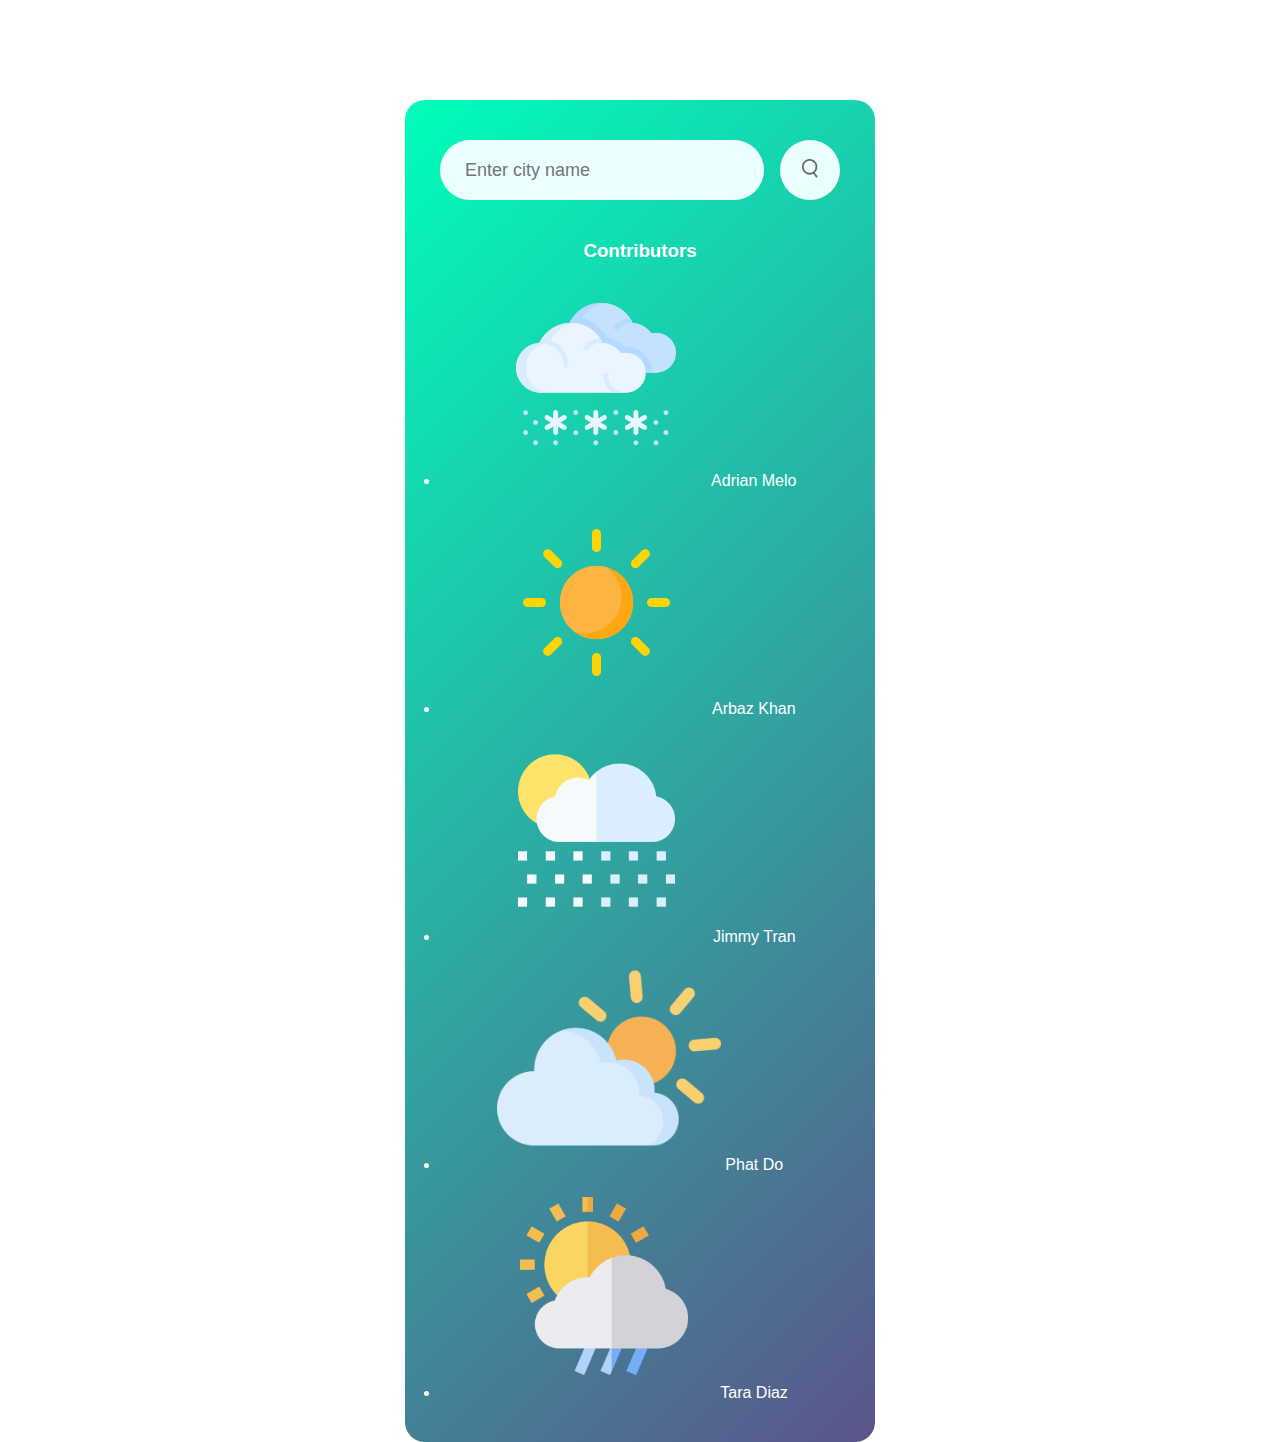
<file: index.html>
<!DOCTYPE html>
<html>
<head>
    <meta name="viewport" content="width=device-width, initial-scale=1.0">
    <title>Weatha App</title>
    <link rel="icon" type="images/x-icon" href = "images/Image2.ico" >
    <link rel="stylesheet" href="style.css">
</head>
<body>
<div class="card">
    
    <!-- Search section for city input -->
    <div class="search">
        <input type="text" placeholder="Enter city name" spellcheck="false">
        <button><img src="images/search.png"></button>
    </div>
    
    <!-- Error message section, hidden by default -->
    <div class="error">
        <p>Invalid city name</p>
    </div>

    <div id="forecast" class="forecast-container">
    <!-- Forecast cards will be generated here -->
    </div>

    <!-- Contributors section with links -->
    <div class="Contributor-cards">
        <h3>Contributors</h3>
        <ul class="contributors-list">
            <li><img src="images/snow.png" alt="Snow Icon"><a href="http://git-adrianM.github.io/PersonalWeb" target="_blank"> Adrian Melo</a></li>
            <li><img src="images/clear.png" alt="Clear Icon"><a href="http://akhan3.w3spaces.com" target="_blank"> Arbaz Khan</a></li>
            <li><img src="images/rain.png" alt="Rain Icon"><a href="http://jimmytrandev-d4ef2.web.app" target="_blank"> Jimmy Tran</a></li>
            <li><img src="images/mist.png" alt="Mist Icon"><a href="Phat.html" target="_self"> Phat Do</a></li>
            <li><img src="images/drizzle.png" alt="Drizzle Icon"><a href="Tara.html" target="_self"> Tara Diaz</a></li>
        </ul>
    </div>

</div>

<script>

    // API keys and base URL for the weather service
    const apiKey = "ba4d9761ebf97ef9db83a416a2691ec8"; 
    const apiUrl = "https://api.openweathermap.org/data/2.5/forecast?q=";

    const searchBox = document.querySelector(".search input");
    const searchBtn = document.querySelector(".search button");

    async function checkWeather(city) {
        const response = await fetch(apiUrl + city + "&appid=" + apiKey);

        if (response.status == 404) {
            document.querySelector(".error").style.display = "block";
            document.querySelector("#forecast").style.display = "none";
        } else {
            const data = await response.json();
            displayForecast(data.list);
            document.querySelector(".error").style.display = "none";
        }
    }

    // Function to display weather forecast data
    function displayForecast(forecastData) {
        const forecastContainer = document.getElementById('forecast');
        forecastContainer.innerHTML = ''; 

        for(let i = 0; i < forecastData.length; i += 8) {
            const day = forecastData[i];
            const date = new Date(day.dt * 1000); 
            const card = document.createElement('div');
            card.className = 'forecast-card';
            card.innerHTML = `
                <h3>${date.toDateString()}</h3>
                <img src="images/${getWeatherIcon(day.weather[0].main)}.png" class="weather-icon" alt="${day.weather[0].main}">
                <h2>${Math.round(day.main.temp * 9/5 - 459.67)}°F</h2>
                <p>Humidity: ${day.main.humidity}%</p>
                <p>Wind: ${day.wind.speed} km/h</p>
            `;
            forecastContainer.appendChild(card);
        }
    }

    // Function to map weather conditions to icon filenames
    function getWeatherIcon(weatherMain) {
        const weatherIcons = {
            'Clouds': 'clouds',
            'Clear': 'clear',
            'Rain': 'rain',
            'Drizzle': 'drizzle',
            'Mist': 'mist'
            // Add more conditions and icons as needed
        };
        return weatherIcons[weatherMain] || 'default';
    }

    // Event listener for the search button
    searchBtn.addEventListener("click", () => {
        checkWeather(searchBox.value);
    });

</script>
</body>
</html>
</file>
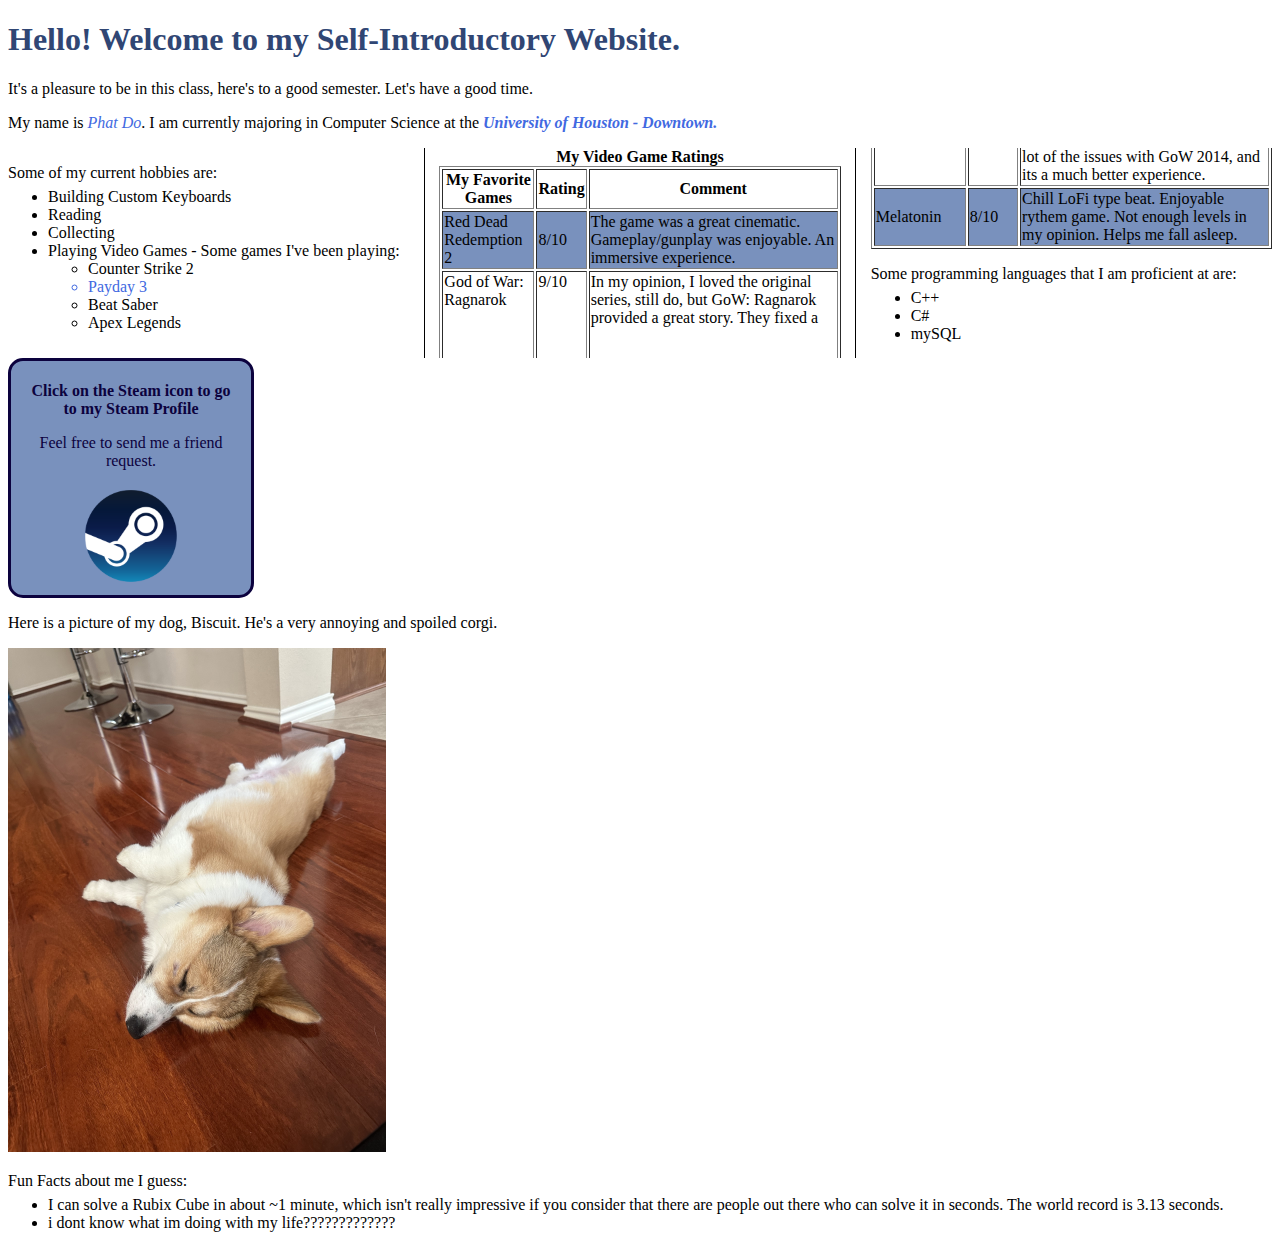
<file: Phat.html>
<!DOCTYPE html>

<html>
	<head>
		<meta charset = "utf-8">
		<title>Phat Do Introduction Website</title>
		
		<style type = "text/css">
			.rounded {
				color: #0C023E;
				border: 3px solid #0C023E;
				background: #7991BD;
				padding: 5px 20px;
				width: 200px;
				text-align: center;
				border-radius: 15px;
			}
			.multicolumns {
				-webkit-column-count: 2; 
				-moz-column-count: 2; 
				-o-column-count: 2;
				column-count: 3;
				-webkit-column-gap: 30px;
				-moz-column-gap: 30px; 
				-o-column-gap: 30px; 
				column-gap: 30px;
				-webkit-column-rule: 1px outset black; 
				-moz-column-rule: 1px outset black; 
				-o-column-rule: 1px outset black; 
				column-rule: 1px outset black;
				height: 210px;
			}
			@keyframes rotate360 {
				from {
					transform: rotate(0deg);
				}
				to {
					transform: rotate(360deg);
				}
			}
			.rotating-image {
				animation: rotate360 2s linear infinite;
			}
		</style>
	</head>

	<body>
		<h1 style="color: #304674;">Hello! Welcome to my Self-Introductory Website.</h1>
		<p>It's a pleasure to be in this class, here's to a good semester. Let's have a good time.</p>
		<p>My name is <em><span style="color: #4169E1;">Phat Do</span></em>. I am currently majoring in Computer Science at the <span style="color: #4169E1;"><em><strong>University of Houston - Downtown.</strong></em></span></p>
		
		<div class = multicolumns>
			<p>Some of my current hobbies are:
				<ul style="margin-top:-10px;">
					<li>Building Custom Keyboards</li>
					<li>Reading</li>
					<li>Collecting</li>
					<li>Playing Video Games - Some games I've been playing:</li>
							<ul>
								<li>Counter Strike 2</li>
								<li style="color: #4169E1">Payday 3</li>
								<li>Beat Saber</li>
								<li>Apex Legends</li>
							</ul>
				</ul>
			</p>
			<p>
				<table border = "1">
					<caption><strong>My Video Game Ratings</strong></caption>
					<thead>
						<tr>
							<th>My Favorite Games</th>
							<th>Rating</th>
							<th>Comment</th>
						</tr>
					</thead>
					<tbody>
						<tr style="background-color: #7991BD">
							<td>Red Dead Redemption 2</td>
							<td>8/10</td>
							<td>The game was a great cinematic. Gameplay/gunplay was enjoyable. An immersive experience.
						</tr>
						<tr>
							<td>God of War: Ragnarok</td>
							<td>9/10</td>
							<td>In my opinion, I loved the original series, still do, but GoW: Ragnarok provided a great story. They fixed a lot of the issues with GoW 2014, and its a much better experience.</td>
						</tr>
						<tr style="background-color: #7991BD">
							<td>Melatonin</td>
							<td>8/10</td>
							<td>Chill LoFi type beat. Enjoyable rythem game. Not enough levels in my opinion. Helps me fall asleep.</td>
						</tr>
				</table>
			</p>
			<p>Some programming languages that I am proficient at are:
				<ul style="margin-top:-10px;">
					<li>C++</li>
					<li>C#</li>
					<li>mySQL</li>
					<li>Python</li>
						<ul>
							<li>Currently working on a personal project to make a Discord Bot for me and my friends.</li>
						</ul>	
				</ul>
				<p>I'm hoping that I'll become adept with all the languages being taught in this class. By the end of the semester, I'm expecting myself to be good enough to make a single, condensed website for rating Movies, TV Shows, Music, Video Games, etc.</p>
			</p>
		</div>

		<div class = rounded>
			<p><strong>Click on the Steam icon to go to my Steam Profile</strong></p>
			<p>Feel free to send me a friend request.</p>
				<a href="https://steamcommunity.com/profiles/76561198394920551/">
				<img src="steam-logo-transparent.png" class ="rotating-image">
				</a>
		</div>	
			
		<p>Here is a picture of my dog, Biscuit.
		He's a very annoying and spoiled corgi.</p>
		
		<img src="biscuit.png">
		
		<p>Fun Facts about me I guess:
			<ul style="margin-top:-10px;">
				<li> I can solve a Rubix Cube in about ~1 minute, which isn't really impressive if you consider that there are people out there who can solve it in seconds. The world record is 3.13 seconds.</li>
				<li> i dont know what im doing with my life?????????????</li>
			</ul>
		</p>
	</body>
</html>
</file>
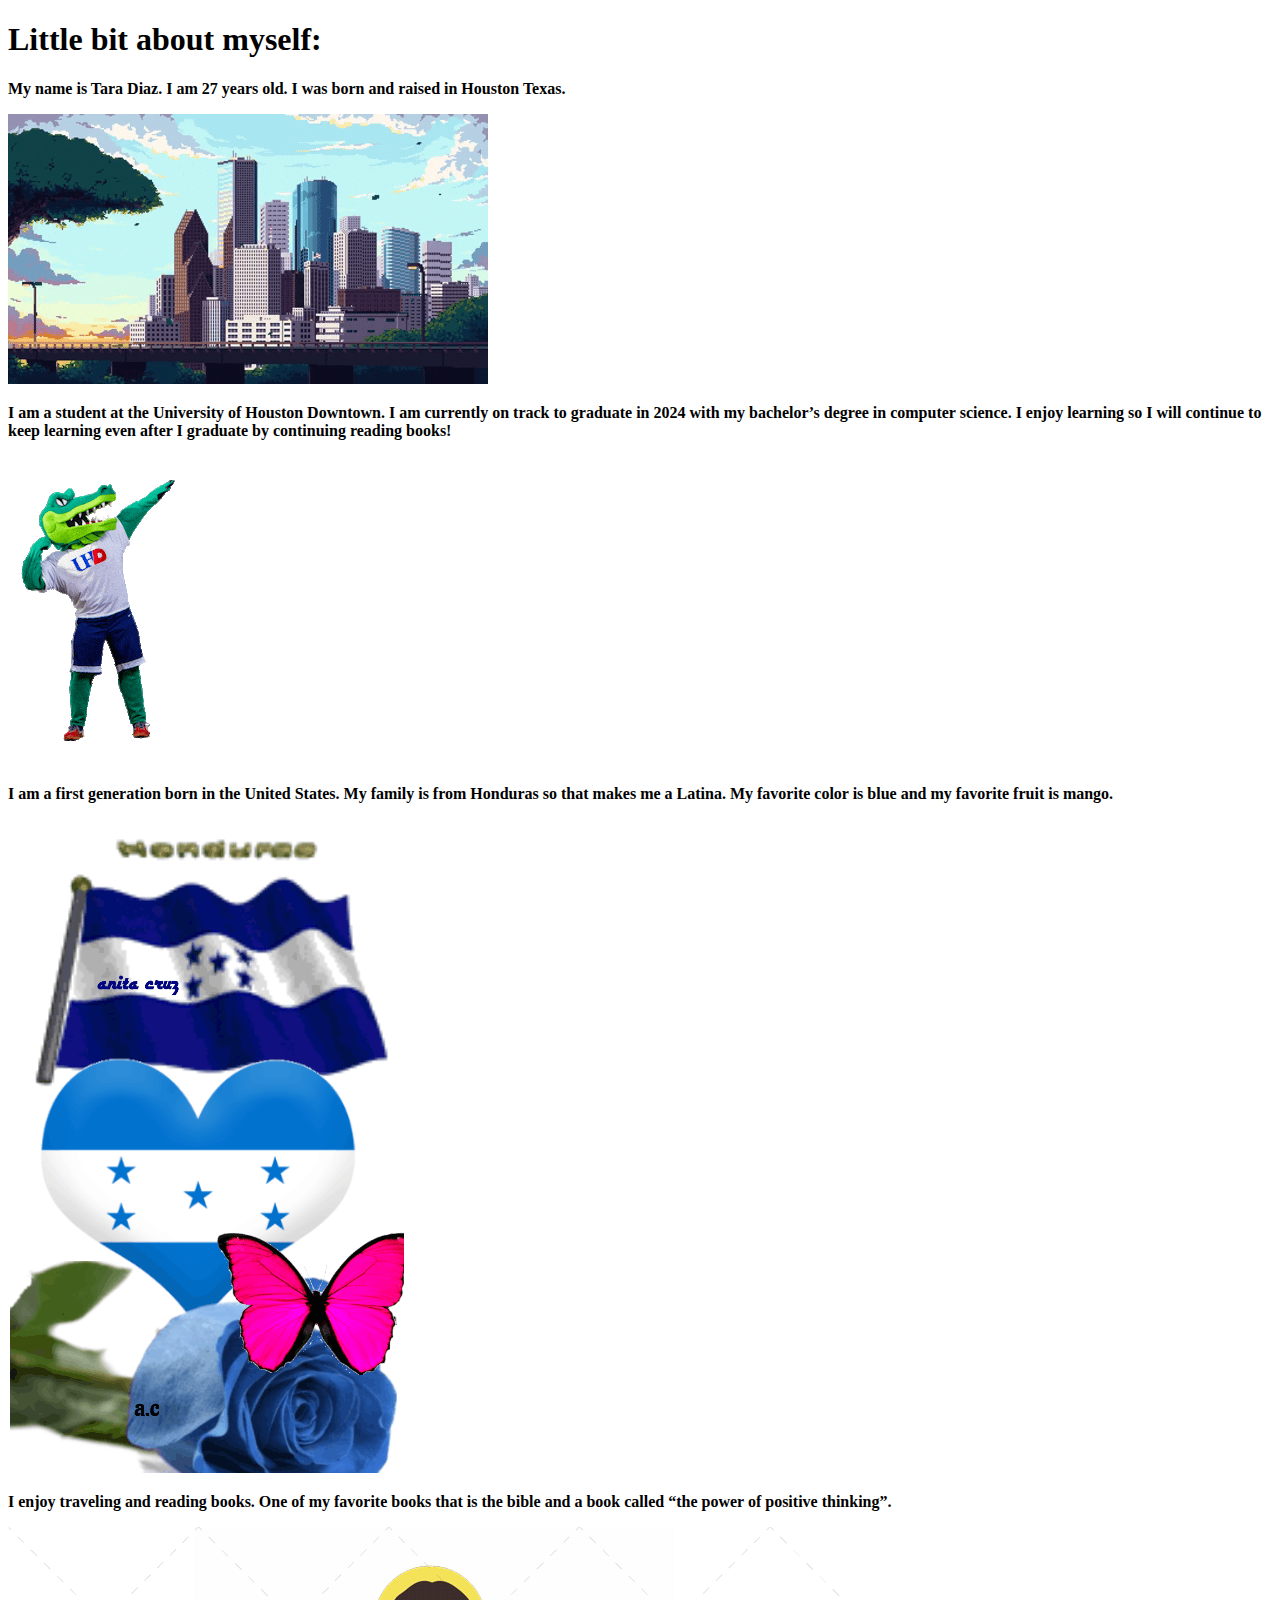
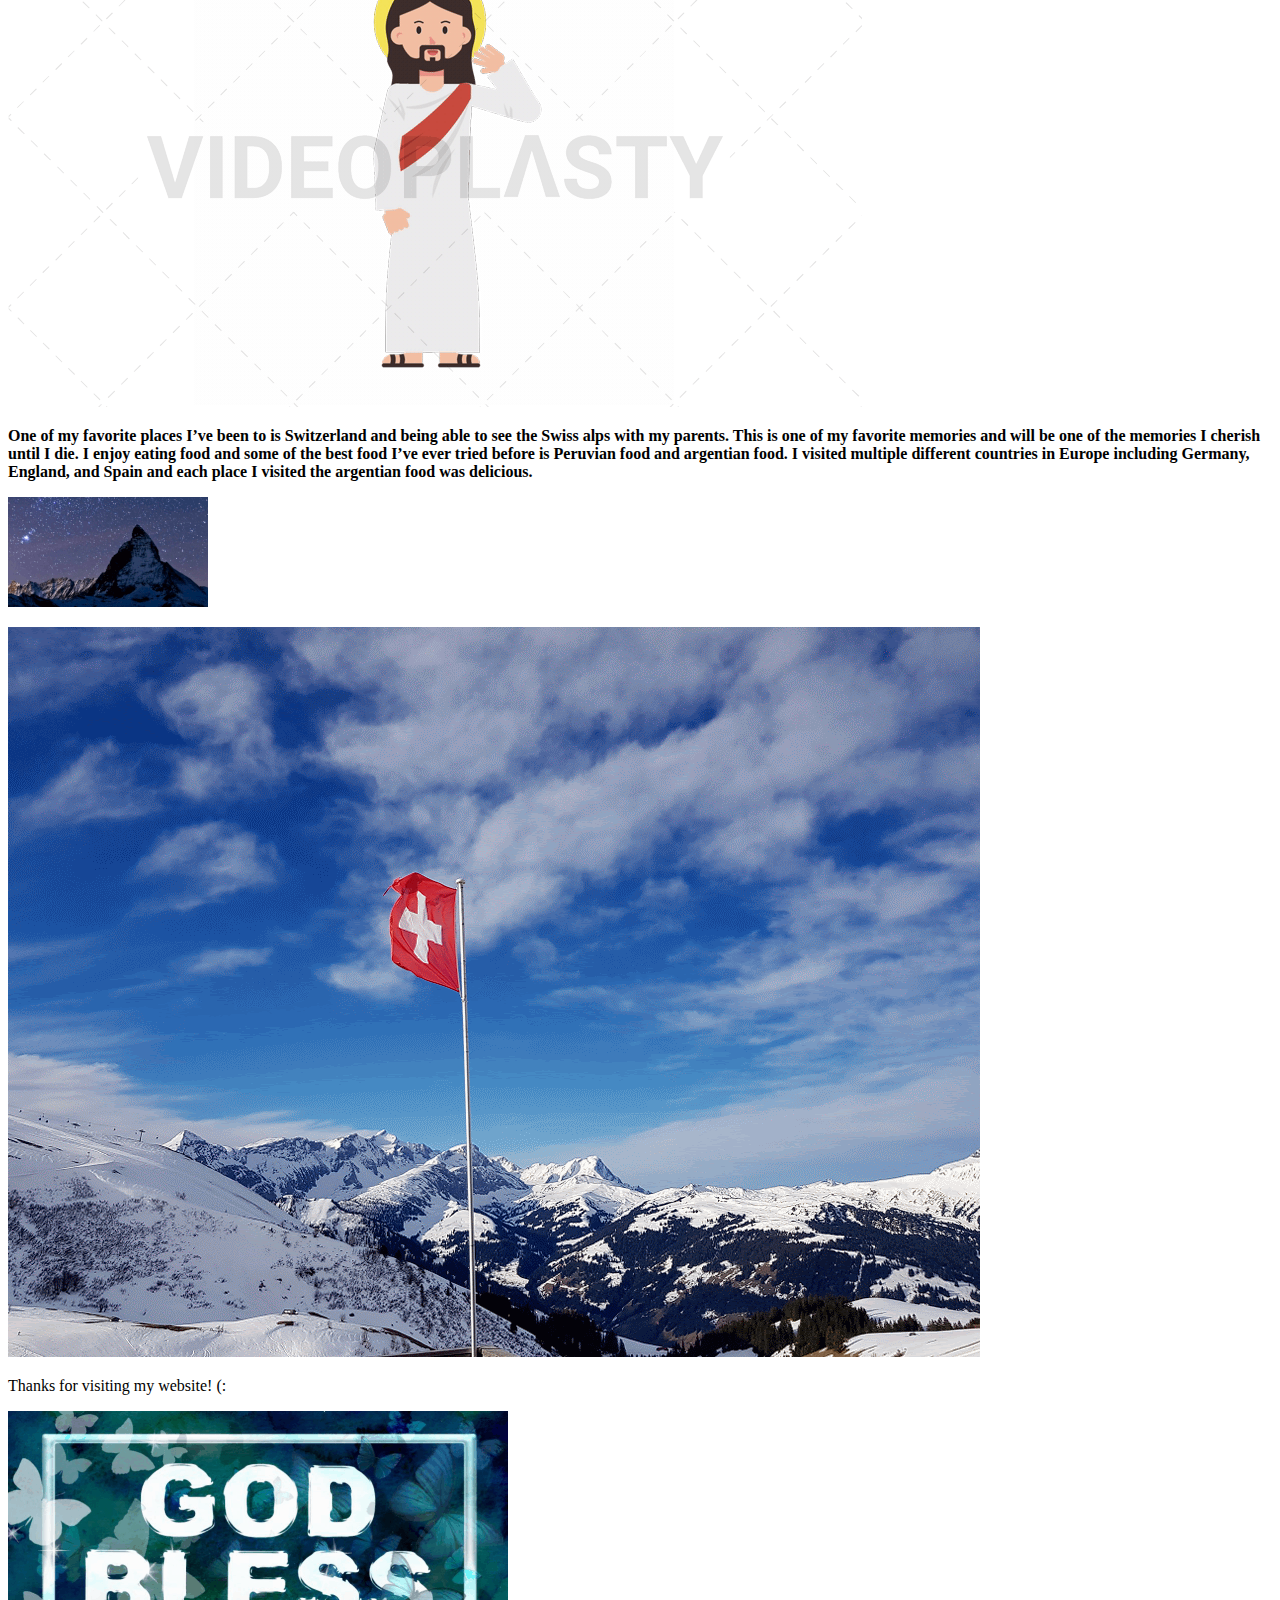
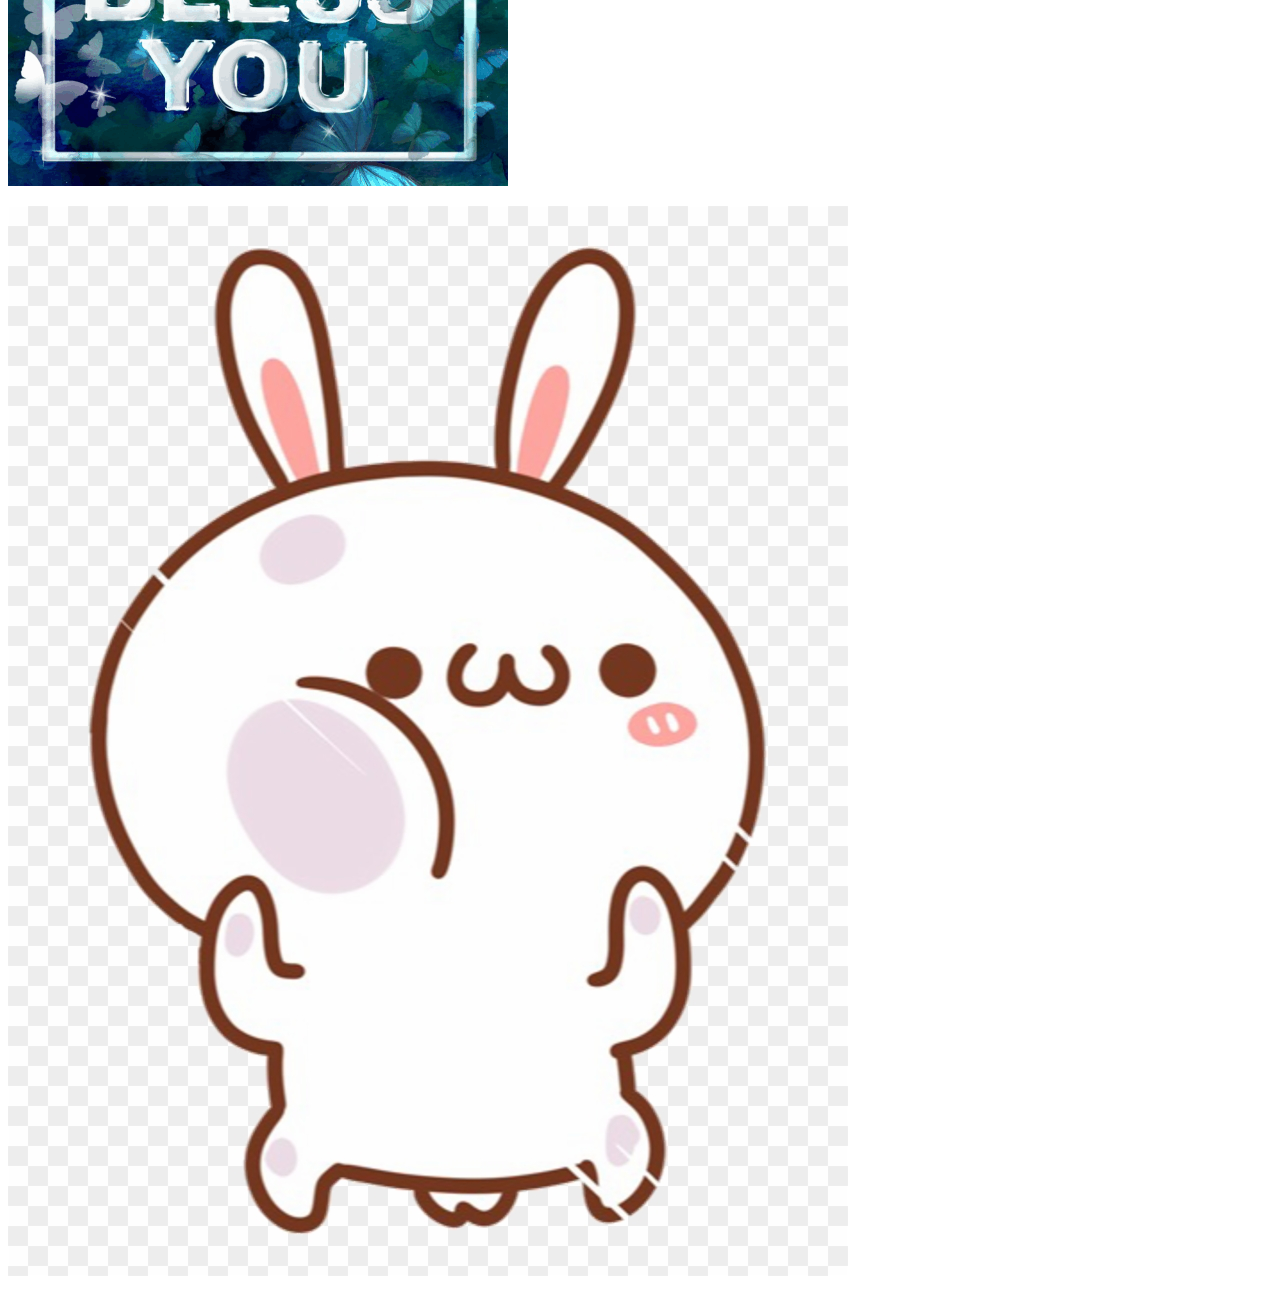
<file: Tara.html>
<!DOCTYPE html>

<!-- Fig. 2.3: links.html -->
<!-- Linking to other web pages. -->
<html>
   <head>
      <meta charset = "utf-8">
      <title>Links</title>
   </head>

   <body>
      <h1>Little bit about myself:</h1>
      <p><strong> My name is Tara Diaz. I am 27 years old. I was born and raised in Houston Texas. 

<p> <img src="houston.gif">     </p>

I am a student at the University of Houston Downtown. I am currently on track to graduate in 2024 with my bachelor’s degree 
                  in computer science. I enjoy learning so I will continue to keep learning even after I graduate by continuing reading books!

<p> <img src="gator.gif">     </p>

	          I am a first generation born in the United States. My family is from Honduras so that makes me a Latina.
		  My favorite color is blue and my favorite fruit is mango. 

<p> <img src="honduras.gif">     </p>

		  I enjoy traveling and reading books. One of my favorite books that is the bible and a book called “the power of positive thinking”. 

<p> <img src="jesus.gif">     </p>

		  One of my favorite places I’ve been to is Switzerland and being able to see the Swiss alps with my parents. 
                  This is one of my favorite memories and will be one of the memories I cherish until I die. 
                  I enjoy eating food and some of the best food I’ve ever tried before is Peruvian food and argentian food. 
                  I visited multiple different countries in Europe including Germany, England, and Spain and each place 
                  I visited the argentian food was delicious. </strong></p>

 <p> <img src="swissalps.gif">     </p>
<p> <img src="swiss.gif">     </p>
 
		Thanks for visiting my website! (: </strong></p>

<p> <img src="godblessyou.gif">     </p>

      <p> <img src="cute.png">     </p>
      
   </body>
</html>
</file>
<file: style.css>
/* Global styles */
*{
    margin:0;
    padding:0;
    font-family:'Poppins', sans-serif; /* Default font set to Poppins */
    box-sizing:border-box; /* Border-box model for width and height calculations */
}
body {
    background-image: url('https://github.com/git-adrianM/WeathaApp/blob/main/images/Image1.png?raw=true'); /* Background image for the body */
    background-repeat: no-repeat;
    background-attachment: fixed;
    background-size: cover; /* Ensures the background covers the entire viewport */
}

/* Styling for the main card element */
.card{
    width: 90%;
    max-width: 470px;
    background: linear-gradient(135deg,#00feba,#5b548a); /* Linear gradient background */
    color: #fff; /* Text color */
    margin: 100px auto 0; /* Margin for alignment */
    border-radius: 20px; /* Rounded corners */
    padding: 40px 35px; /* Padding inside the card */
    text-align: center; /* Center-align text */
}

/* Search box styling */
.search{
    width: 100%;
    display: flex; /* Flexbox for alignment */
    align-items: center; /* Vertical center alignment */
    justify-content: space-between; /* Space between items */
}
.search input{
    border: 0;
    outline: 0;
    background: #ebfffe; /* Input field background color */
    color: #555; /* Input text color */
    padding: 10px 25px;
    height: 60px;
    border-radius: 30px; /* Rounded corners for input field */
    flex: 1; /* Flex grow */
    margin-right: 16px; /* Right margin */
    font-size: 18px; /* Font size for input text */
}
.search button{
    border: 0;
    outline: 0;
    background: #ebfffe; /* Button background color */
    border-radius: 50%; /* Circular button */
    width: 60px;
    height: 60px;
    cursor: pointer; /* Pointer cursor on hover */
}
.search button img{
    width: 16px; /* Search icon size */
}

/* Weather icon styling */
.weather-icon{
    width: 170px; /* Icon width */
    margin-top: 30px; /* Top margin */
}
.weather h1{
    font-size: 80px; /* Font size for main weather text */
    font-weight: 500; /* Font weight */
}
.weather h2{
    font-size: 45px; /* Font size for secondary weather text */
    font-weight: 400;
    margin-top: -10px; /* Negative margin for spacing */
}

/* Details section styling */
.details{
    display: flex; /* Flexbox for layout */
    align-items: center; /* Vertical alignment */
    justify-content: space-between; /* Space between elements */
    padding: 0 20px; /* Padding */
    margin-top: 50px; /* Top margin */
}
.col{
    display: flex; /* Flexbox for layout */
    align-items: center; /* Vertical alignment */
    text-align: left; /* Text alignment */
}
.col img{
    width: 40px; /* Image width */
    margin-right: 10px; /* Right margin */
}
.humidity, .wind{
    font-size: 28px; /* Font size */
    margin-top: -6px; /* Negative top margin */
}
.weather{
    display: none; /* Initially hidden */
}
.error{
    text-align: left;
    margin-left: 10px;
    font-size: 14px;
    margin-top: 10px;
    display: none; /* Initially hidden */
}

/* Forecast container styling */
.forecast-container {
    display: grid; /* Grid layout */
    grid-template-columns: repeat(auto-fit, minmax(150px, 1fr)); /* Responsive columns */
    gap: 20px; /* Space between grid items */
    justify-content: center;
    padding: 20px;
}

/* Forecast card styling */
.forecast-card {
    background: linear-gradient(135deg, #00feba, #5b548a); /* Gradient background */
    color: #fff; /* Text color */
    border-radius: 20px; /* Rounded corners */
    padding: 20px;
    text-align: center;
    box-shadow: 0 4px 8px rgba(0, 0, 0, 0.2); /* Box shadow for depth */
    transition: 0.3s; /* Transition for hover effect */
    position: relative; /* Needed for z-index */
    z-index: 1; /* Ensures card is above other elements */
}



/* Adjusting the weather icon size and spacing */
.weather-icon {
    width: 50px; /* Adjust the size as needed */
    height: auto;
    margin-bottom: 10px;
}

/* Clear any previous float styles if any */
.search, .error, .weather, .details, .col {
    clear: both;
}

/* Add a media query for smaller screens to have less columns */
@media (max-width: 768px) {
    .forecast-container {
        grid-template-columns: repeat(auto-fit, minmax(120px, 1fr));
    }
}

.forecast-card .contributors-list {
    list-style: none; /* Removes default list styling */
    padding: 0; /* Removes default padding */
    margin-top: 20px; /* Adds some space below the header */
}

.forecast-card .contributors-list li {
    display: flex; /* Aligns the icon and text horizontally */
    align-items: center; /* Centers them vertically */
    margin-bottom: 10px; /* Adds space between list items */
}

.forecast-card .contributors-list img {
    margin-right: 10px; /* Adds space between the icon and text */
    width: 24px; /* Adjusts the size of the icon */
    height: auto; /* Maintains aspect ratio */
}
.contributors-card {
    /* Your existing styles for the contributors card */
    margin-top: 20px; /* Adds space between the forecast cards and contributors card */
}

.Contributor-cards a {
    color: #fff; /* or any color you want */
    text-decoration: none; /* removes the underline from links */
    transition: color 0.3s; /* optional: adds a transition effect on color change */
}

.Contributor-cards a:hover {
    color: #ebfffe; /* lighter color on hover */
}
</file>
